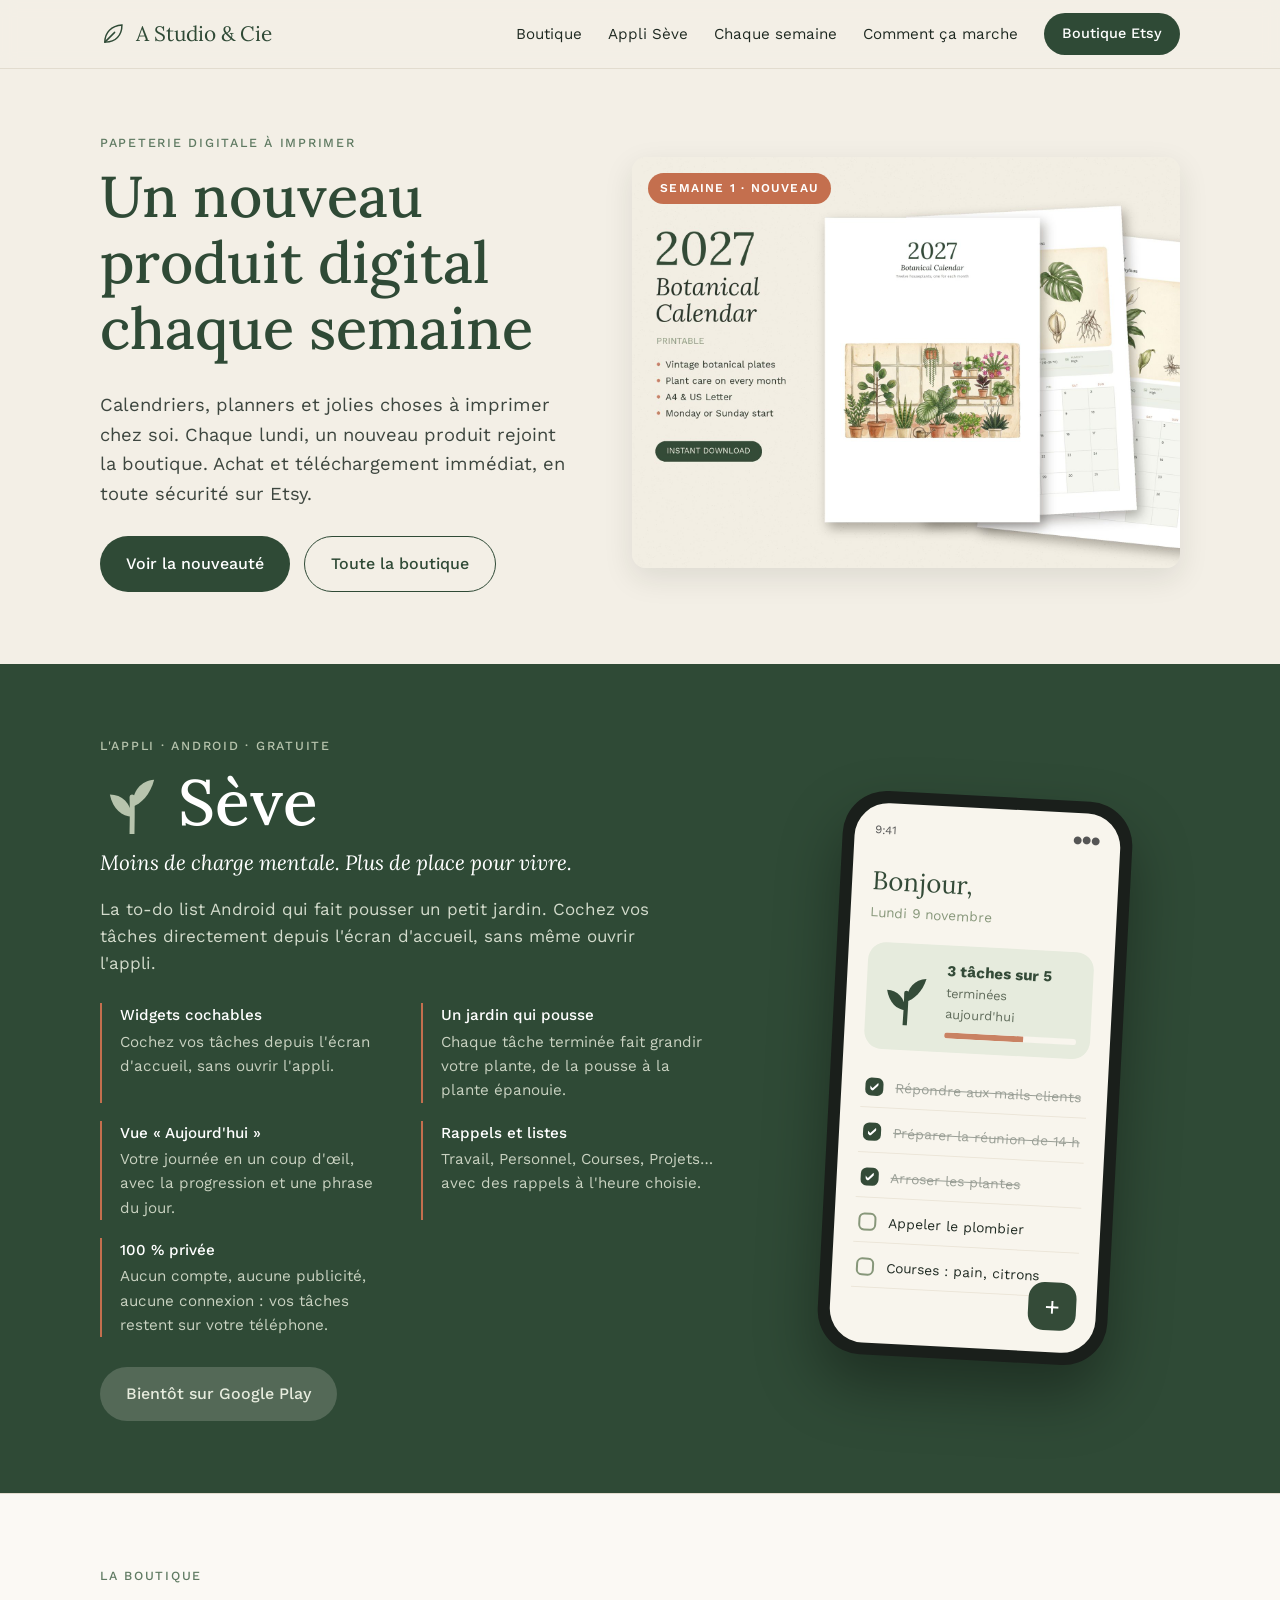
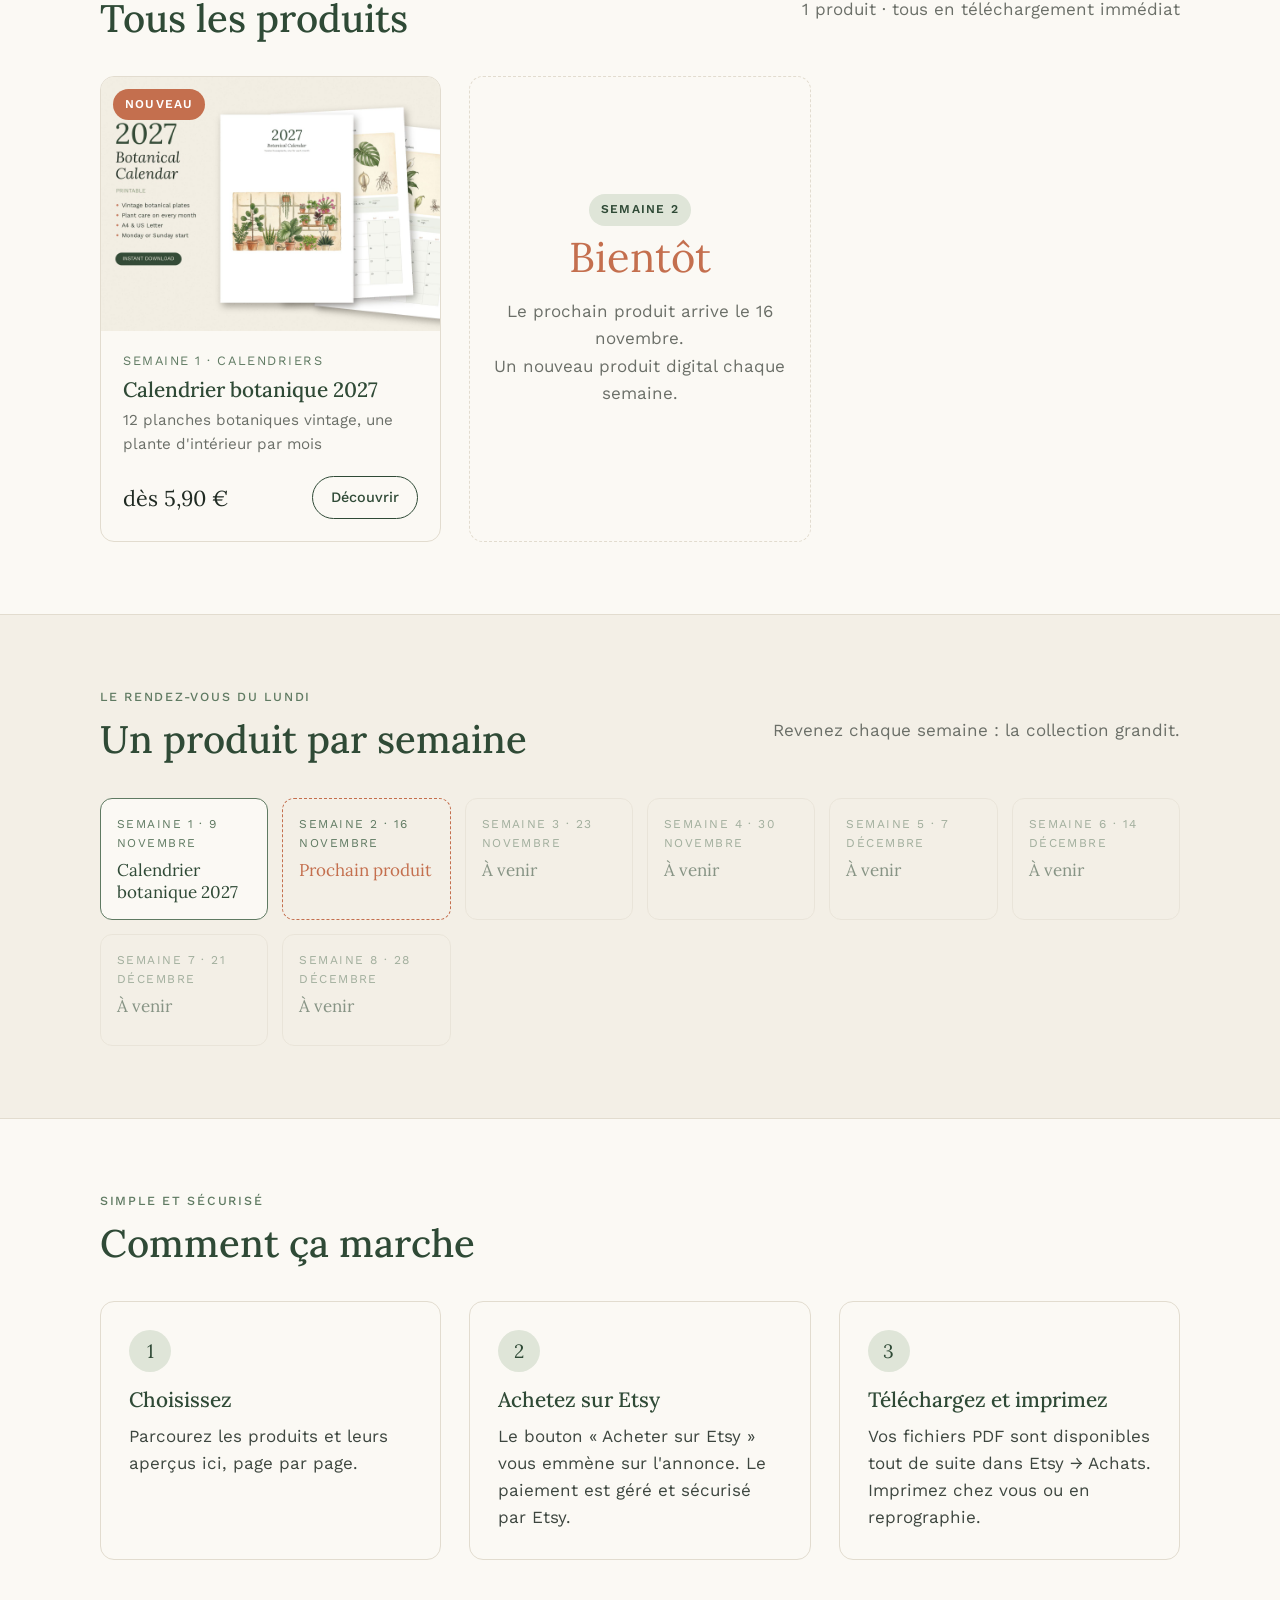
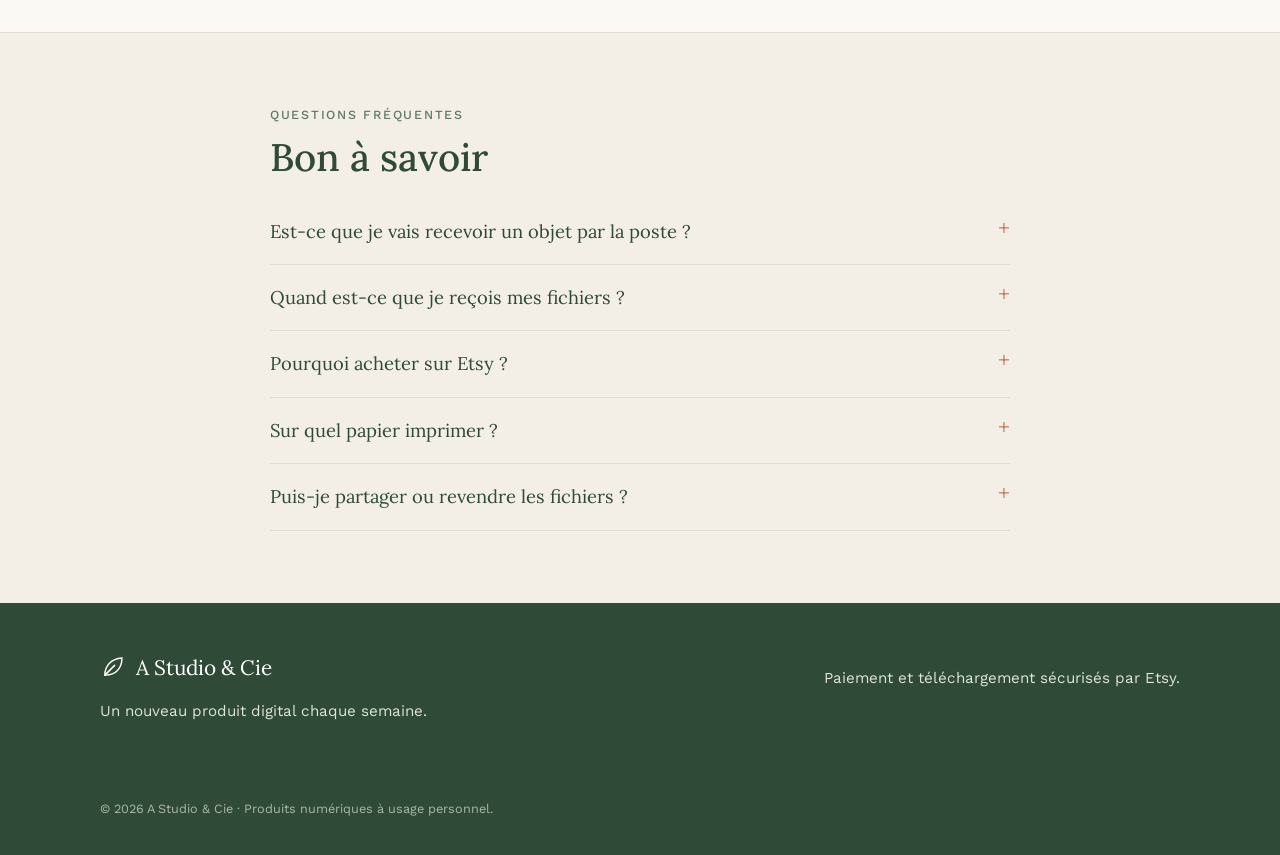
<file: public/index.html>
<!doctype html>
<html lang="fr">
<head>
<meta charset="utf-8">
<meta name="viewport" content="width=device-width, initial-scale=1">
<title>A Studio &amp; Cie · Un nouveau produit digital chaque semaine</title>
<meta name="description" content="Calendriers, planners et papeterie à imprimer. Un nouveau produit digital chaque semaine, à acheter et télécharger en toute sécurité sur Etsy.">
<meta property="og:title" content="A Studio &amp; Cie · Un nouveau produit digital chaque semaine">
<meta property="og:description" content="Calendriers, planners et papeterie à imprimer. Un nouveau produit digital chaque semaine, à acheter et télécharger en toute sécurité sur Etsy.">
<meta property="og:type" content="website">
<link rel="canonical" href="https://adiziere.github.io/astudiocie/">
<link rel="icon" href="data:image/svg+xml,%3Csvg xmlns='http://www.w3.org/2000/svg' viewBox='0 0 32 32'%3E%3Cpath d='M6 26C6 14 14 6 27 5c0 13-8 21-20 21z' fill='%232f4a36'/%3E%3C/svg%3E">
<link rel="stylesheet" href="style.css">

</head>
<body>
<header class="site-header">
  <div class="wrap">
    <a class="logo" href="index.html"><svg viewBox="0 0 32 32" fill="none" stroke="currentColor" stroke-width="1.8" stroke-linecap="round" aria-hidden="true"><path d="M6 26C6 14 14 6 27 5c0 13-8 21-20 21z"/><path d="M6 26 18 14"/></svg>A Studio &amp; Cie</a>
    <nav class="nav">
      <a href="index.html#boutique">Boutique</a>
      <a href="index.html#appli">Appli Sève</a>
      <a href="index.html#chaque-semaine">Chaque semaine</a>
      <a href="index.html#comment-ca-marche">Comment ça marche</a>
      <a class="btn small" href="https://www.etsy.com/fr/shop/AStudioCie" target="_blank" rel="noopener">Boutique Etsy</a>
    </nav>
  </div>
</header>
<main>
<section class="hero">
  <div class="wrap">
    <div>
      <p class="eyebrow">Papeterie digitale à imprimer</p>
      <h1>Un nouveau produit digital chaque semaine</h1>
      <p class="lead">Calendriers, planners et jolies choses à imprimer chez soi. Chaque lundi, un nouveau produit rejoint la boutique. Achat et téléchargement immédiat, en toute sécurité sur Etsy.</p>
      <div class="actions">
        <a class="btn" href="produits/calendrier-botanique-2027.html">Voir la nouveauté</a>
        <a class="btn ghost" href="#boutique">Toute la boutique</a>
      </div>
    </div>
    <a class="hero-card" href="produits/calendrier-botanique-2027.html">
      <img src="img/calendrier-botanique-2027/01-principal.jpg" alt="Couverture du calendrier botanique 2027 et aperçu des pages" width="1600" height="1200">
      <span class="tag">Semaine 1 · Nouveau</span>
    </a>
  </div>
</section>

<section id="appli" class="app">
  <div class="wrap">
    <div>
      <p class="eyebrow">L'appli · Android · Gratuite</p>
      <h2 class="app-name"><svg viewBox="30 24 48 52" aria-hidden="true"><path d="M54,78 C54,68 54.5,58 54,46" stroke="currentColor" stroke-width="4" stroke-linecap="round" fill="none"/><path fill="currentColor" d="M54,62 C46,62 38.5,56 36,44 C46,44 53,51 54,62 Z"/><path fill="currentColor" d="M54,54 C61,52 69,44 72,32 C61,33 54.5,41 54,54 Z"/></svg>Sève</h2>
      <p class="app-tagline">Moins de charge mentale. Plus de place pour vivre.</p>
      <p class="lead">La to-do list Android qui fait pousser un petit jardin. Cochez vos tâches directement depuis l&#x27;écran d&#x27;accueil, sans même ouvrir l&#x27;appli.</p>
      <ul class="features"><li><b>Widgets cochables</b>Cochez vos tâches depuis l&#x27;écran d&#x27;accueil, sans ouvrir l&#x27;appli.</li><li><b>Un jardin qui pousse</b>Chaque tâche terminée fait grandir votre plante, de la pousse à la plante épanouie.</li><li><b>Vue « Aujourd&#x27;hui »</b>Votre journée en un coup d&#x27;œil, avec la progression et une phrase du jour.</li><li><b>Rappels et listes</b>Travail, Personnel, Courses, Projets… avec des rappels à l&#x27;heure choisie.</li><li><b>100 % privée</b>Aucun compte, aucune publicité, aucune connexion : vos tâches restent sur votre téléphone.</li></ul>
      <div class="actions"><span class="btn disabled">Bientôt sur Google Play</span></div>
    </div>
    <div class="phone" aria-hidden="true">
  <div class="screen">
    <div class="ph-top"><span>9:41</span><span>●●●</span></div>
    <p class="ph-hello">Bonjour,</p>
    <p class="ph-date">Lundi 9 novembre</p>
    <div class="ph-garden"><svg viewBox="30 24 48 52" aria-hidden="true"><path d="M54,78 C54,68 54.5,58 54,46" stroke="currentColor" stroke-width="4" stroke-linecap="round" fill="none"/><path fill="currentColor" d="M54,62 C46,62 38.5,56 36,44 C46,44 53,51 54,62 Z"/><path fill="currentColor" d="M54,54 C61,52 69,44 72,32 C61,33 54.5,41 54,54 Z"/></svg><div><b>3 tâches sur 5</b><span>terminées aujourd'hui</span><i><em style="width:60%"></em></i></div></div>
    <ul class="ph-tasks"><li class="done"><span class="box"></span>Répondre aux mails clients</li><li class="done"><span class="box"></span>Préparer la réunion de 14 h</li><li class="done"><span class="box"></span>Arroser les plantes</li><li class=""><span class="box"></span>Appeler le plombier</li><li class=""><span class="box"></span>Courses : pain, citrons</li></ul>
    <span class="ph-fab">+</span>
  </div>
</div>
  </div>
</section>

<section id="boutique" class="alt">
  <div class="wrap">
    <div class="section-head">
      <div><p class="eyebrow">La boutique</p><h2>Tous les produits</h2></div>
      <p class="muted">1 produit · tous en téléchargement immédiat</p>
    </div>
    <div class="grid">
<article class="card">
  <a class="thumb" href="produits/calendrier-botanique-2027.html"><img src="img/calendrier-botanique-2027/01-principal.jpg" alt="Couverture du calendrier botanique 2027 et aperçu des pages" loading="lazy" width="1600" height="1200"><span class="tag">Nouveau</span></a>
  <div class="body">
    <span class="meta">Semaine 1 · Calendriers</span>
    <h3><a href="produits/calendrier-botanique-2027.html">Calendrier botanique 2027</a></h3>
    <p class="sub">12 planches botaniques vintage, une plante d&#x27;intérieur par mois</p>
    <div class="foot"><span class="price">dès 5,90 €</span><a class="btn ghost small" href="produits/calendrier-botanique-2027.html">Découvrir</a></div>
  </div>
</article>
<article class="card upcoming">
  <span class="tag soft">Semaine 2</span>
  <div class="count" data-countdown="2026-11-16">16 novembre</div>
  <p class="muted">Le prochain produit arrive le 16 novembre.<br>Un nouveau produit digital chaque semaine.</p>
</article>
    </div>
  </div>
</section>

<section id="chaque-semaine">
  <div class="wrap">
    <div class="section-head">
      <div><p class="eyebrow">Le rendez-vous du lundi</p><h2>Un produit par semaine</h2></div>
      <p class="muted">Revenez chaque semaine : la collection grandit.</p>
    </div>
    <div class="timeline">
<a class="week done" href="produits/calendrier-botanique-2027.html"><div class="n">Semaine 1 · 9 novembre</div><div class="t">Calendrier botanique 2027</div></a>
<div class="week next"><div class="n">Semaine 2 · 16 novembre</div><div class="t">Prochain produit</div></div>
<div class="week later"><div class="n">Semaine 3 · 23 novembre</div><div class="t">À venir</div></div>
<div class="week later"><div class="n">Semaine 4 · 30 novembre</div><div class="t">À venir</div></div>
<div class="week later"><div class="n">Semaine 5 · 7 décembre</div><div class="t">À venir</div></div>
<div class="week later"><div class="n">Semaine 6 · 14 décembre</div><div class="t">À venir</div></div>
<div class="week later"><div class="n">Semaine 7 · 21 décembre</div><div class="t">À venir</div></div>
<div class="week later"><div class="n">Semaine 8 · 28 décembre</div><div class="t">À venir</div></div>
    </div>
  </div>
</section>

<section id="comment-ca-marche" class="alt">
  <div class="wrap">
    <div class="section-head"><div><p class="eyebrow">Simple et sécurisé</p><h2>Comment ça marche</h2></div></div>
    <div class="steps">
      <div class="step"><h3>Choisissez</h3><p>Parcourez les produits et leurs aperçus ici, page par page.</p></div>
      <div class="step"><h3>Achetez sur Etsy</h3><p>Le bouton « Acheter sur Etsy » vous emmène sur l'annonce. Le paiement est géré et sécurisé par Etsy.</p></div>
      <div class="step"><h3>Téléchargez et imprimez</h3><p>Vos fichiers PDF sont disponibles tout de suite dans Etsy → Achats. Imprimez chez vous ou en reprographie.</p></div>
    </div>
  </div>
</section>

<section id="faq">
  <div class="wrap faq">
    <p class="eyebrow">Questions fréquentes</p>
    <h2>Bon à savoir</h2>
    <details><summary>Est-ce que je vais recevoir un objet par la poste ?</summary><p>Pour la version numérique, non : vous recevez des fichiers PDF à imprimer, rien n'est expédié. Certains produits existent aussi en version imprimée, envoyée par la poste : c'est indiqué sur la page du produit.</p></details>
    <details><summary>Quand est-ce que je reçois mes fichiers ?</summary><p>Juste après le paiement. Retrouvez-les à tout moment dans votre compte Etsy, rubrique « Achats », ou dans l'e-mail de confirmation d'Etsy.</p></details>
    <details><summary>Pourquoi acheter sur Etsy ?</summary><p>Etsy s'occupe du paiement (carte, PayPal, Apple Pay…), de la facture et du téléchargement. Vos données bancaires ne passent jamais par ce site.</p></details>
    <details><summary>Sur quel papier imprimer ?</summary><p>Un papier mat épais (160 à 250 g) donne le plus beau rendu. Choisissez « taille réelle » dans les réglages de l'imprimante.</p></details>
    <details><summary>Puis-je partager ou revendre les fichiers ?</summary><p>Les fichiers sont réservés à un usage personnel. Vous pouvez les imprimer autant de fois que vous voulez pour vous ou pour offrir, mais pas les partager ni les revendre.</p></details>
  </div>
</section>
</main>
<footer class="site-footer">
  <div class="wrap">
    <div>
      <a class="logo" href="index.html"><svg viewBox="0 0 32 32" fill="none" stroke="currentColor" stroke-width="1.8" stroke-linecap="round" aria-hidden="true"><path d="M6 26C6 14 14 6 27 5c0 13-8 21-20 21z"/><path d="M6 26 18 14"/></svg>A Studio &amp; Cie</a>
      <p>Un nouveau produit digital chaque semaine.</p>
    </div>
    <div>
      <p>Paiement et téléchargement sécurisés par Etsy.</p>
      
    </div>
    <small>© 2026 A Studio &amp; Cie · Produits numériques à usage personnel.</small>
  </div>
</footer>
<script src="main.js" defer></script>
</body>
</html>
</file>
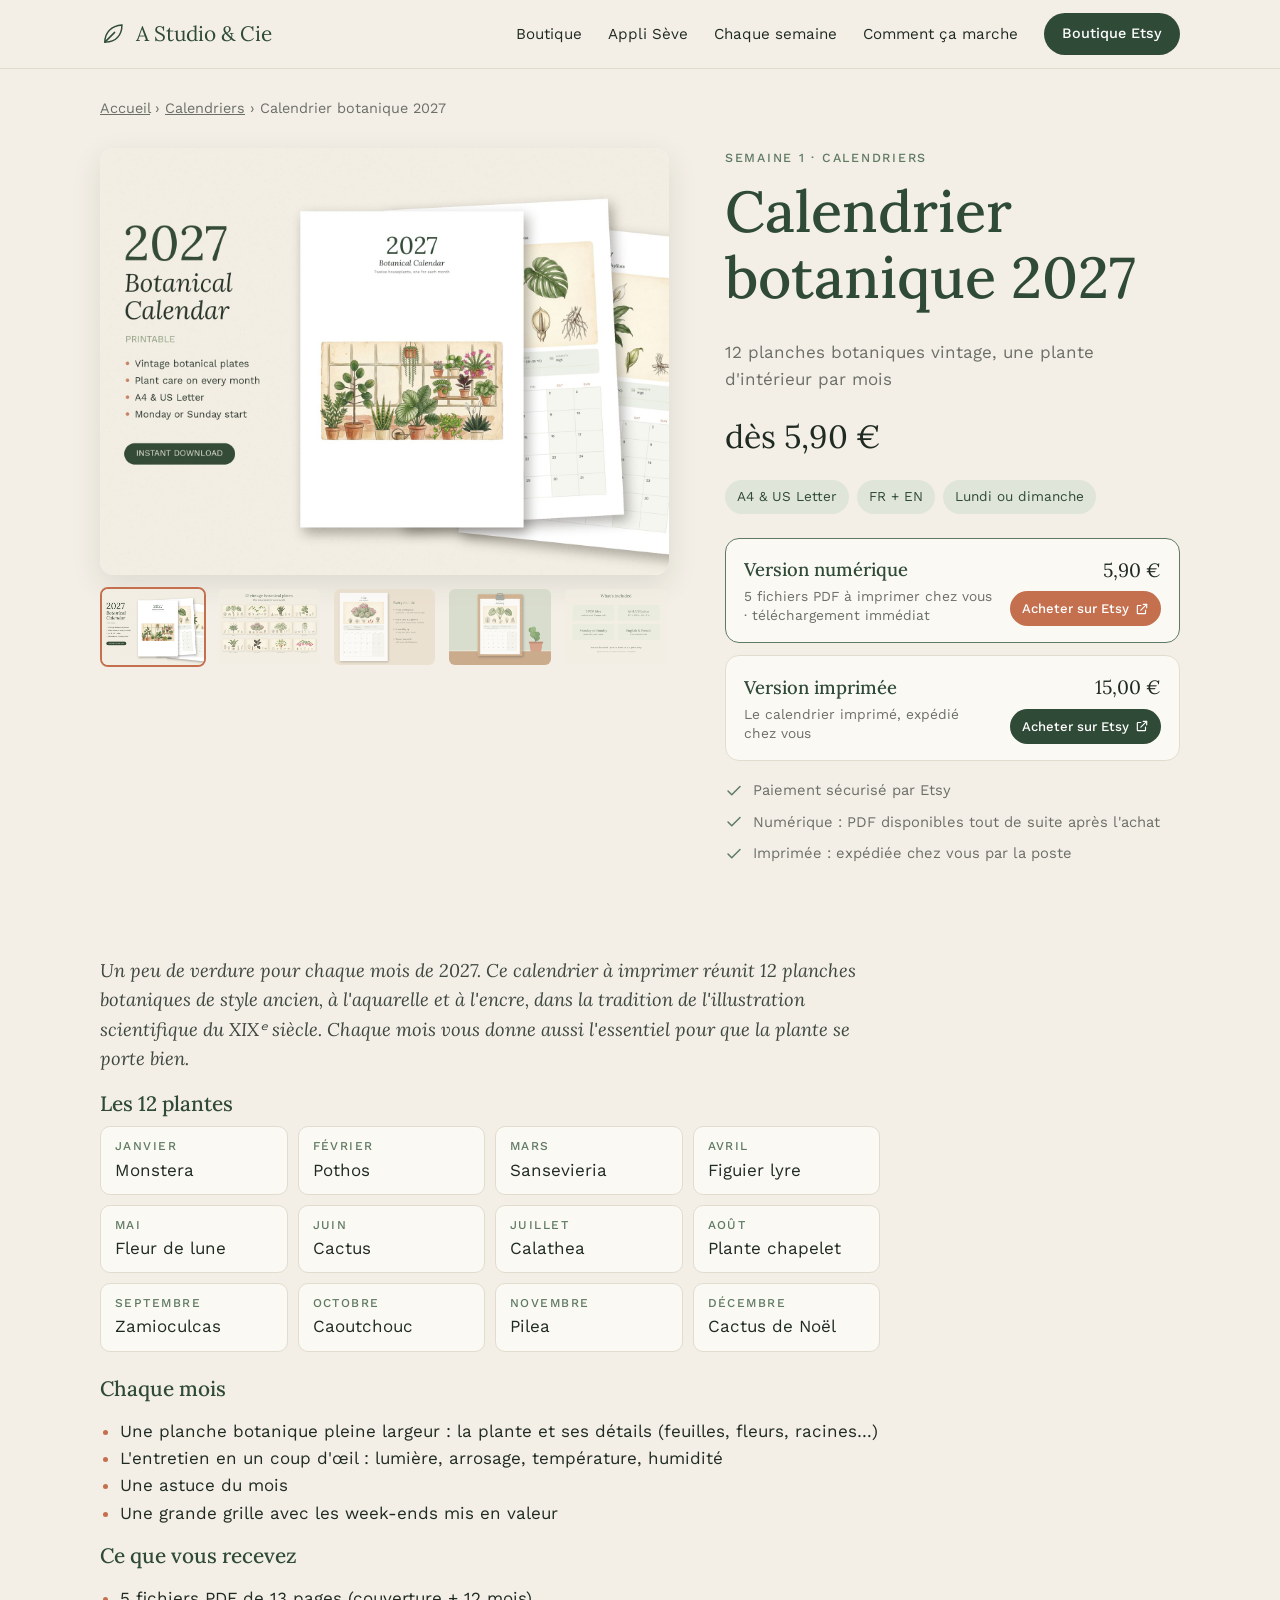
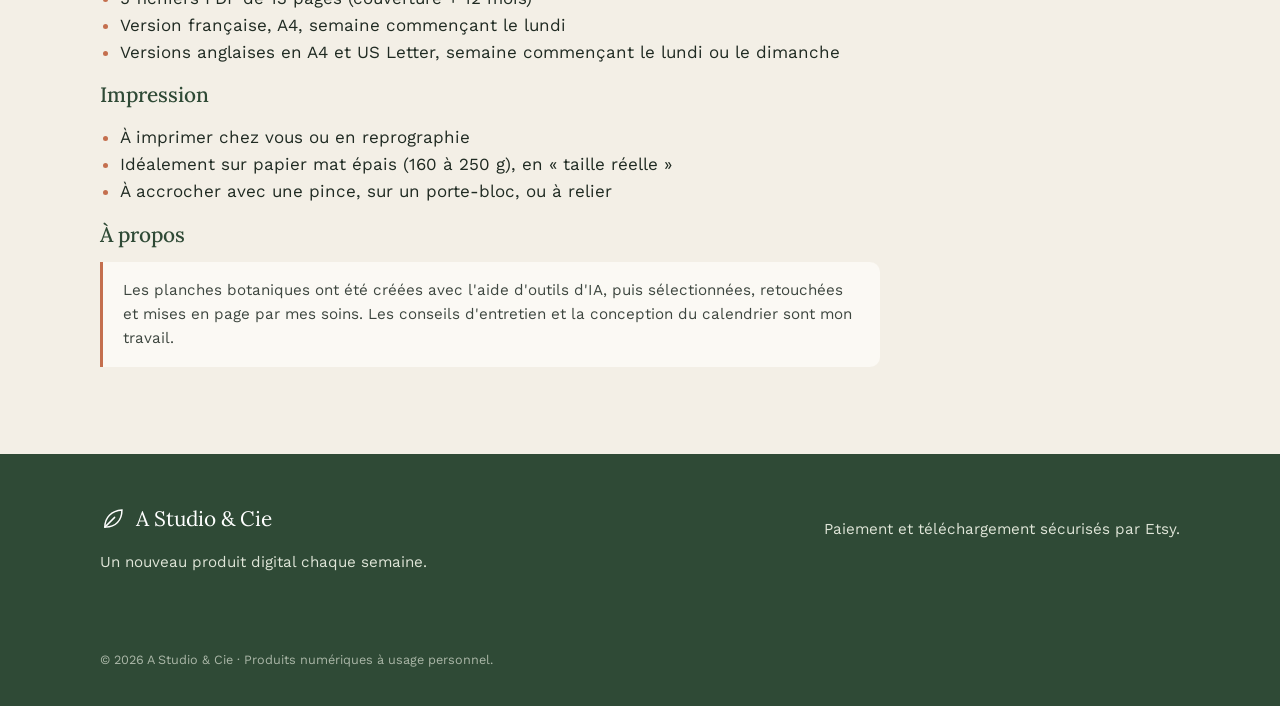
<file: public/produits/calendrier-botanique-2027.html>
<!doctype html>
<html lang="fr">
<head>
<meta charset="utf-8">
<meta name="viewport" content="width=device-width, initial-scale=1">
<title>Calendrier botanique 2027 · A Studio &amp; Cie</title>
<meta name="description" content="12 planches botaniques vintage, une plante d&#x27;intérieur par mois. Un peu de verdure pour chaque mois de 2027. Ce calendrier à imprimer réunit 12 planches botaniques de style an…">
<meta property="og:title" content="Calendrier botanique 2027 · A Studio &amp; Cie">
<meta property="og:description" content="12 planches botaniques vintage, une plante d&#x27;intérieur par mois. Un peu de verdure pour chaque mois de 2027. Ce calendrier à imprimer réunit 12 planches botaniques de style an…">
<meta property="og:type" content="website">
<link rel="canonical" href="https://adiziere.github.io/astudiocie/produits/calendrier-botanique-2027.html">
<link rel="icon" href="data:image/svg+xml,%3Csvg xmlns='http://www.w3.org/2000/svg' viewBox='0 0 32 32'%3E%3Cpath d='M6 26C6 14 14 6 27 5c0 13-8 21-20 21z' fill='%232f4a36'/%3E%3C/svg%3E">
<link rel="stylesheet" href="../style.css">
<script type="application/ld+json">{"@context": "https://schema.org", "@type": "Product", "name": "Calendrier botanique 2027", "description": "12 planches botaniques vintage, une plante d'intérieur par mois", "category": "Calendriers", "image": ["https://adiziere.github.io/astudiocie/img/calendrier-botanique-2027/01-principal.jpg", "https://adiziere.github.io/astudiocie/img/calendrier-botanique-2027/02-planches.jpg", "https://adiziere.github.io/astudiocie/img/calendrier-botanique-2027/03-detail-mois.jpg", "https://adiziere.github.io/astudiocie/img/calendrier-botanique-2027/04-mise-en-situation.jpg", "https://adiziere.github.io/astudiocie/img/calendrier-botanique-2027/05-inclus.jpg"], "offers": [{"@type": "Offer", "name": "Version numérique", "priceCurrency": "EUR", "price": "5.90", "availability": "https://schema.org/InStock", "url": "https://www.etsy.com/fr/listing/4608800265/calendrier-2027-a-imprimer-calendrier"}, {"@type": "Offer", "name": "Version imprimée", "priceCurrency": "EUR", "price": "15.00", "availability": "https://schema.org/InStock", "url": "https://www.etsy.com/fr/listing/4608820683/calendrier-2027-imprime-calendrier-mural"}]}</script>
</head>
<body class="has-mobile-buy">
<header class="site-header">
  <div class="wrap">
    <a class="logo" href="../index.html"><svg viewBox="0 0 32 32" fill="none" stroke="currentColor" stroke-width="1.8" stroke-linecap="round" aria-hidden="true"><path d="M6 26C6 14 14 6 27 5c0 13-8 21-20 21z"/><path d="M6 26 18 14"/></svg>A Studio &amp; Cie</a>
    <nav class="nav">
      <a href="../index.html#boutique">Boutique</a>
      <a href="../index.html#appli">Appli Sève</a>
      <a href="../index.html#chaque-semaine">Chaque semaine</a>
      <a href="../index.html#comment-ca-marche">Comment ça marche</a>
      <a class="btn small" href="https://www.etsy.com/fr/shop/AStudioCie" target="_blank" rel="noopener">Boutique Etsy</a>
    </nav>
  </div>
</header>
<main class="wrap">
<nav class="crumbs"><a href="../index.html">Accueil</a> › <a href="../index.html#boutique">Calendriers</a> › Calendrier botanique 2027</nav>
<div class="product">
  <div class="gallery">
    <div class="main"><img id="main-img" src="../img/calendrier-botanique-2027/01-principal.jpg" alt="Couverture du calendrier botanique 2027 et aperçu des pages" width="1600" height="1200"></div>
    <div class="thumbs"><button type="button" data-src="../img/calendrier-botanique-2027/01-principal.jpg" data-alt="Couverture du calendrier botanique 2027 et aperçu des pages" aria-current="true" aria-label="Voir l'image 1"><img src="../img/calendrier-botanique-2027/01-principal.jpg" alt="" loading="lazy"></button>
<button type="button" data-src="../img/calendrier-botanique-2027/02-planches.jpg" data-alt="Les 12 planches botaniques vintage, de janvier à décembre" aria-label="Voir l'image 2"><img src="../img/calendrier-botanique-2027/02-planches.jpg" alt="" loading="lazy"></button>
<button type="button" data-src="../img/calendrier-botanique-2027/03-detail-mois.jpg" data-alt="Détail d&#x27;une page du mois avec planche, conseils d&#x27;entretien et grille" aria-label="Voir l'image 3"><img src="../img/calendrier-botanique-2027/03-detail-mois.jpg" alt="" loading="lazy"></button>
<button type="button" data-src="../img/calendrier-botanique-2027/04-mise-en-situation.jpg" data-alt="Calendrier imprimé accroché au mur" aria-label="Voir l'image 4"><img src="../img/calendrier-botanique-2027/04-mise-en-situation.jpg" alt="" loading="lazy"></button>
<button type="button" data-src="../img/calendrier-botanique-2027/05-inclus.jpg" data-alt="Les 5 fichiers PDF inclus" aria-label="Voir l'image 5"><img src="../img/calendrier-botanique-2027/05-inclus.jpg" alt="" loading="lazy"></button></div>
  </div>
  <aside class="buybox">
    <p class="eyebrow">Semaine 1 · Calendriers</p>
    <h1>Calendrier botanique 2027</h1>
    <p class="muted">12 planches botaniques vintage, une plante d&#x27;intérieur par mois</p>
    <span class="price">dès 5,90 €</span>
    <ul class="badges"><li>A4 &amp; US Letter</li><li>FR + EN</li><li>Lundi ou dimanche</li></ul>
    <div class="options" id="versions"><a class="option primary" href="https://www.etsy.com/fr/listing/4608800265/calendrier-2027-a-imprimer-calendrier" target="_blank" rel="noopener" data-etsy="calendrier-botanique-2027-0"><span class="o-text"><b>Version numérique</b><small>5 fichiers PDF à imprimer chez vous · téléchargement immédiat</small></span><span class="o-buy"><span class="o-price">5,90 €</span><span class="o-cta">Acheter sur Etsy <svg viewBox="0 0 24 24" fill="none" stroke="currentColor" stroke-width="2" stroke-linecap="round" stroke-linejoin="round" aria-hidden="true"><path d="M14 4h6v6"/><path d="M20 4 10 14"/><path d="M18 14v5a1 1 0 0 1-1 1H5a1 1 0 0 1-1-1V7a1 1 0 0 1 1-1h5"/></svg></span></span></a><a class="option" href="https://www.etsy.com/fr/listing/4608820683/calendrier-2027-imprime-calendrier-mural" target="_blank" rel="noopener" data-etsy="calendrier-botanique-2027-1"><span class="o-text"><b>Version imprimée</b><small>Le calendrier imprimé, expédié chez vous</small></span><span class="o-buy"><span class="o-price">15,00 €</span><span class="o-cta">Acheter sur Etsy <svg viewBox="0 0 24 24" fill="none" stroke="currentColor" stroke-width="2" stroke-linecap="round" stroke-linejoin="round" aria-hidden="true"><path d="M14 4h6v6"/><path d="M20 4 10 14"/><path d="M18 14v5a1 1 0 0 1-1 1H5a1 1 0 0 1-1-1V7a1 1 0 0 1 1-1h5"/></svg></span></span></a></div>
    <ul class="reassure">
      <li><svg viewBox="0 0 24 24" fill="none" stroke="currentColor" stroke-width="2" stroke-linecap="round" stroke-linejoin="round" aria-hidden="true"><path d="M20 6 9 17l-5-5"/></svg>Paiement sécurisé par Etsy</li>
      <li><svg viewBox="0 0 24 24" fill="none" stroke="currentColor" stroke-width="2" stroke-linecap="round" stroke-linejoin="round" aria-hidden="true"><path d="M20 6 9 17l-5-5"/></svg>Numérique : PDF disponibles tout de suite après l'achat</li><li><svg viewBox="0 0 24 24" fill="none" stroke="currentColor" stroke-width="2" stroke-linecap="round" stroke-linejoin="round" aria-hidden="true"><path d="M20 6 9 17l-5-5"/></svg>Imprimée : expédiée chez vous par la poste</li>
    </ul>
  </aside>
</div>
<div class="details">
  <p class="intro">Un peu de verdure pour chaque mois de 2027. Ce calendrier à imprimer réunit 12 planches botaniques de style ancien, à l&#x27;aquarelle et à l&#x27;encre, dans la tradition de l&#x27;illustration scientifique du XIXᵉ siècle. Chaque mois vous donne aussi l&#x27;essentiel pour que la plante se porte bien.</p>
  <h3>Les 12 plantes</h3><ul class="months"><li><b>Janvier</b>Monstera</li><li><b>Février</b>Pothos</li><li><b>Mars</b>Sansevieria</li><li><b>Avril</b>Figuier lyre</li><li><b>Mai</b>Fleur de lune</li><li><b>Juin</b>Cactus</li><li><b>Juillet</b>Calathea</li><li><b>Août</b>Plante chapelet</li><li><b>Septembre</b>Zamioculcas</li><li><b>Octobre</b>Caoutchouc</li><li><b>Novembre</b>Pilea</li><li><b>Décembre</b>Cactus de Noël</li></ul>
  <h3>Chaque mois</h3><ul><li>Une planche botanique pleine largeur : la plante et ses détails (feuilles, fleurs, racines…)</li><li>L&#x27;entretien en un coup d&#x27;œil : lumière, arrosage, température, humidité</li><li>Une astuce du mois</li><li>Une grande grille avec les week-ends mis en valeur</li></ul>
<h3>Ce que vous recevez</h3><ul><li>5 fichiers PDF de 13 pages (couverture + 12 mois)</li><li>Version française, A4, semaine commençant le lundi</li><li>Versions anglaises en A4 et US Letter, semaine commençant le lundi ou le dimanche</li></ul>
<h3>Impression</h3><ul><li>À imprimer chez vous ou en reprographie</li><li>Idéalement sur papier mat épais (160 à 250 g), en « taille réelle »</li><li>À accrocher avec une pince, sur un porte-bloc, ou à relier</li></ul>
  <h3>À propos</h3><p class="note">Les planches botaniques ont été créées avec l&#x27;aide d&#x27;outils d&#x27;IA, puis sélectionnées, retouchées et mises en page par mes soins. Les conseils d&#x27;entretien et la conception du calendrier sont mon travail.</p>
</div>
</main>
<div class="mobile-buy"><span class="price">dès 5,90 €</span><a class="btn terra" href="#versions">Choisir ma version</a></div>
<footer class="site-footer">
  <div class="wrap">
    <div>
      <a class="logo" href="../index.html"><svg viewBox="0 0 32 32" fill="none" stroke="currentColor" stroke-width="1.8" stroke-linecap="round" aria-hidden="true"><path d="M6 26C6 14 14 6 27 5c0 13-8 21-20 21z"/><path d="M6 26 18 14"/></svg>A Studio &amp; Cie</a>
      <p>Un nouveau produit digital chaque semaine.</p>
    </div>
    <div>
      <p>Paiement et téléchargement sécurisés par Etsy.</p>
      
    </div>
    <small>© 2026 A Studio &amp; Cie · Produits numériques à usage personnel.</small>
  </div>
</footer>
<script src="../main.js" defer></script>
</body>
</html>
</file>
<file: public/style.css>
@font-face { font-family: "Lora"; src: url("fonts/Lora.ttf") format("truetype"); font-weight: 400 700; font-display: swap; }
@font-face { font-family: "Lora"; src: url("fonts/Lora-Italic.ttf") format("truetype"); font-style: italic; font-weight: 400 700; font-display: swap; }
@font-face { font-family: "Work Sans"; src: url("fonts/WorkSans.ttf") format("truetype"); font-weight: 300 700; font-display: swap; }

:root {
  --cream: #f3efe6;
  --paper: #fbf9f4;
  --ink: #1f2a22;
  --green: #2f4a36;
  --green-soft: #5f7a62;
  --sage: #dfe5d8;
  --terra: #c46f4e;
  --terra-dark: #a85a3c;
  --line: #e2dccf;
  --muted: #6b6f68;
  --radius: 14px;
  --shadow: 0 10px 30px rgba(31, 42, 34, .10);
  --max: 1120px;
}

* { box-sizing: border-box; }
html { scroll-behavior: smooth; }
body {
  margin: 0;
  background: var(--cream);
  color: var(--ink);
  font-family: "Work Sans", system-ui, sans-serif;
  font-size: 17px;
  line-height: 1.6;
  -webkit-font-smoothing: antialiased;
}
img { max-width: 100%; height: auto; display: block; }
a { color: var(--green); }
h1, h2, h3 { font-family: "Lora", Georgia, serif; font-weight: 500; color: var(--green); line-height: 1.15; margin: 0 0 .5em; }
h1 { font-size: clamp(2.3rem, 5vw, 3.6rem); }
h2 { font-size: clamp(1.7rem, 3.4vw, 2.4rem); }
h3 { font-size: 1.3rem; }
em { font-family: "Lora", serif; }

.wrap { max-width: var(--max); margin: 0 auto; padding: 0 20px; }
.eyebrow { text-transform: uppercase; letter-spacing: .14em; font-size: .78rem; color: var(--green-soft); font-weight: 500; margin: 0 0 .8em; }
.muted { color: var(--muted); }

/* Header */
.site-header { position: sticky; top: env(safe-area-inset-top, 0px); z-index: 20; background: rgba(243, 239, 230, .92); backdrop-filter: blur(8px); border-bottom: 1px solid var(--line); }
.site-header .wrap { display: flex; align-items: center; justify-content: space-between; gap: 16px; height: 68px; }
.logo { font-family: "Lora", serif; font-size: 1.3rem; color: var(--green); text-decoration: none; display: flex; align-items: center; gap: 10px; }
.logo svg { width: 26px; height: 26px; }
.nav { display: flex; align-items: center; gap: 26px; }
.nav a { text-decoration: none; color: var(--ink); font-size: .95rem; }
.nav a:hover { color: var(--terra); }
@media (max-width: 760px) { .nav a:not(.btn) { display: none; } }

/* Buttons */
.btn {
  display: inline-flex; align-items: center; justify-content: center; gap: 10px;
  background: var(--green); color: #fff !important; text-decoration: none;
  padding: 14px 26px; border-radius: 999px; font-weight: 500; font-size: 1rem;
  border: 0; cursor: pointer; transition: background .2s, transform .2s;
}
.btn:hover { background: #24392a; transform: translateY(-1px); }
.btn.terra { background: var(--terra); }
.btn.terra:hover { background: var(--terra-dark); }
.btn.ghost { background: transparent; color: var(--green) !important; border: 1.5px solid var(--green); }
.btn.ghost:hover { background: var(--green); color: #fff !important; }
.btn.small { padding: 9px 18px; font-size: .9rem; }
.btn.disabled { background: #9aa39a; pointer-events: none; }
.btn svg { width: 18px; height: 18px; }

/* Hero */
.hero { padding: 64px 0 72px; }
.hero .wrap { display: grid; grid-template-columns: 1fr 1.15fr; gap: 56px; align-items: center; }
.hero p.lead { font-size: 1.15rem; color: #3d463f; max-width: 30em; }
.hero .actions { display: flex; flex-wrap: wrap; gap: 14px; margin-top: 28px; }
.hero-card { position: relative; display: block; text-decoration: none; color: inherit; }
.hero-card img { border-radius: var(--radius); box-shadow: var(--shadow); }
.hero-card .tag { position: absolute; top: 16px; left: 16px; }
@media (max-width: 860px) { .hero .wrap { grid-template-columns: 1fr; gap: 36px; } .hero { padding-top: 36px; } }

.tag { display: inline-block; background: var(--terra); color: #fff; font-size: .75rem; letter-spacing: .1em; text-transform: uppercase; padding: 6px 12px; border-radius: 999px; font-weight: 600; }
.tag.soft { background: var(--sage); color: var(--green); }

/* Sections */
section { padding: 72px 0; }
.section-head { display: flex; justify-content: space-between; align-items: end; gap: 20px; margin-bottom: 36px; flex-wrap: wrap; }
.section-head h2 { margin: 0; }
.alt { background: var(--paper); border-top: 1px solid var(--line); border-bottom: 1px solid var(--line); }

/* Product grid */
.grid { display: grid; grid-template-columns: repeat(auto-fill, minmax(290px, 1fr)); gap: 28px; }
.card { background: var(--paper); border-radius: var(--radius); overflow: hidden; border: 1px solid var(--line); display: flex; flex-direction: column; transition: transform .25s, box-shadow .25s; }
.card:hover { transform: translateY(-4px); box-shadow: var(--shadow); }
.card a.thumb { display: block; aspect-ratio: 4/3; overflow: hidden; position: relative; }
.card a.thumb img { width: 100%; height: 100%; object-fit: cover; transition: transform .5s; }
.card:hover a.thumb img { transform: scale(1.04); }
.card a.thumb .tag { position: absolute; top: 12px; left: 12px; }
.card .body { padding: 20px 22px 22px; display: flex; flex-direction: column; gap: 6px; flex: 1; }
.card .meta { font-size: .8rem; text-transform: uppercase; letter-spacing: .12em; color: var(--green-soft); }
.card h3 { margin: 0; }
.card h3 a { text-decoration: none; color: var(--green); }
.card .sub { color: var(--muted); font-size: .95rem; margin: 0; }
.card .foot { margin-top: auto; padding-top: 14px; display: flex; justify-content: space-between; align-items: center; gap: 10px; }
.price { font-family: "Lora", serif; font-size: 1.35rem; color: var(--ink); }

.card.upcoming { border-style: dashed; background: transparent; align-items: center; justify-content: center; text-align: center; padding: 40px 24px; min-height: 340px; }
.card.upcoming:hover { transform: none; box-shadow: none; }
.card.upcoming .count { font-family: "Lora", serif; font-size: 2.6rem; color: var(--terra); line-height: 1; margin: 10px 0 4px; }

/* Weekly timeline */
.timeline { display: grid; grid-template-columns: repeat(auto-fill, minmax(150px, 1fr)); gap: 14px; }
.week { border: 1px solid var(--line); border-radius: 12px; padding: 16px; background: var(--cream); min-height: 112px; }
.week .n { font-size: .75rem; text-transform: uppercase; letter-spacing: .12em; color: var(--green-soft); }
.week .t { font-family: "Lora", serif; color: var(--green); margin-top: 6px; line-height: 1.3; }
a.week { text-decoration: none; display: block; }
a.week:hover { border-color: var(--terra); }
.week.done { background: var(--paper); border-color: var(--green-soft); }
.week.next { border: 1.5px dashed var(--terra); }
.week.next .t { color: var(--terra); }
.week.later { opacity: .55; }

/* Steps */
.steps { display: grid; grid-template-columns: repeat(3, 1fr); gap: 28px; counter-reset: s; }
.step { padding: 28px; border-radius: var(--radius); background: var(--paper); border: 1px solid var(--line); }
.step::before { counter-increment: s; content: counter(s); display: grid; place-items: center; width: 42px; height: 42px; border-radius: 50%; background: var(--sage); color: var(--green); font-family: "Lora", serif; font-size: 1.2rem; margin-bottom: 16px; }
.step p { margin: 0; color: #3d463f; }
@media (max-width: 760px) { .steps { grid-template-columns: 1fr; } }

/* FAQ */
.faq { max-width: 780px; }
.faq details { border-bottom: 1px solid var(--line); padding: 18px 0; }
.faq summary { cursor: pointer; font-family: "Lora", serif; font-size: 1.15rem; color: var(--green); list-style: none; display: flex; justify-content: space-between; gap: 20px; }
.faq summary::-webkit-details-marker { display: none; }
.faq summary::after { content: "+"; color: var(--terra); font-size: 1.4rem; line-height: 1; }
.faq details[open] summary::after { content: "–"; }
.faq details p { margin: 12px 0 0; color: #3d463f; }

/* Product page */
.crumbs { font-size: .9rem; color: var(--muted); padding-top: 28px; }
.crumbs a { color: var(--muted); }
.product { display: grid; grid-template-columns: 1.25fr 1fr; gap: 56px; padding: 28px 0 72px; align-items: start; }
@media (max-width: 900px) { .product { grid-template-columns: 1fr; gap: 32px; } }
.gallery .main { border-radius: var(--radius); overflow: hidden; box-shadow: var(--shadow); background: var(--paper); }
.gallery .main img { width: 100%; aspect-ratio: 4/3; object-fit: cover; }
.thumbs { display: grid; grid-template-columns: repeat(5, 1fr); gap: 10px; margin-top: 12px; }
.thumbs button { padding: 0; border: 2px solid transparent; border-radius: 8px; overflow: hidden; cursor: pointer; background: none; opacity: .7; transition: opacity .2s, border-color .2s; }
.thumbs button:hover { opacity: 1; }
.thumbs button[aria-current="true"] { border-color: var(--terra); opacity: 1; }
.thumbs img { aspect-ratio: 4/3; object-fit: cover; width: 100%; }
.buybox { position: sticky; top: 92px; }
.buybox .price { font-size: 2rem; display: block; margin: 8px 0 18px; }
.badges { display: flex; flex-wrap: wrap; gap: 8px; margin: 0 0 24px; padding: 0; list-style: none; }
.badges li { background: var(--sage); color: var(--green); font-size: .85rem; padding: 6px 12px; border-radius: 999px; }
.buybox .btn { width: 100%; padding: 17px; font-size: 1.05rem; }
.reassure { list-style: none; padding: 0; margin: 18px 0 0; font-size: .92rem; color: var(--muted); display: grid; gap: 8px; }
.reassure li { display: flex; gap: 10px; align-items: center; }
.reassure svg { width: 18px; height: 18px; color: var(--green-soft); flex: none; }
.details { max-width: 780px; padding-bottom: 72px; }
.details .intro { font-size: 1.15rem; font-family: "Lora", serif; font-style: italic; color: #3d463f; }
.details ul { padding-left: 1.2em; }
.details li::marker { color: var(--terra); }
.details .months, .months { display: grid; grid-template-columns: repeat(auto-fill, minmax(170px, 1fr)); gap: 10px; margin: 0 0 1.5em; padding: 0; list-style: none; }
.months li { background: var(--paper); border: 1px solid var(--line); border-radius: 10px; padding: 10px 14px; }
.months b { display: block; font-weight: 500; font-size: .75rem; text-transform: uppercase; letter-spacing: .12em; color: var(--green-soft); }
.note { background: var(--paper); border-left: 3px solid var(--terra); padding: 16px 20px; border-radius: 0 10px 10px 0; color: #3d463f; font-size: .95rem; }

.mobile-buy { display: none; }
@media (max-width: 900px) {
  .buybox { position: static; }
  .mobile-buy { display: flex; position: fixed; inset: auto 0 0 0; z-index: 30; padding: 12px 16px; background: rgba(251, 249, 244, .96); border-top: 1px solid var(--line); align-items: center; justify-content: space-between; gap: 14px; }
  .mobile-buy .btn { padding: 12px 22px; }
  body.has-mobile-buy { padding-bottom: 76px; }
}

/* Footer */
.site-footer { background: var(--green); color: #dfe5d8; padding: 48px 0 36px; font-size: .95rem; }
.site-footer a { color: #fff; }
.site-footer .wrap { display: flex; justify-content: space-between; gap: 32px; flex-wrap: wrap; }
.site-footer .logo { color: #fff; }
.site-footer small { display: block; margin-top: 28px; opacity: .7; width: 100%; }

/* App Sève */
.app { background: var(--green); color: #e6ebdd; }
.app .wrap { display: grid; grid-template-columns: 1.2fr .8fr; gap: 56px; align-items: center; }
.app .eyebrow { color: #b7c4ad; }
.app-name { color: #fff; font-size: clamp(2.6rem, 6vw, 4rem); display: flex; align-items: center; gap: 14px; margin-bottom: .1em; }
.app-name svg { width: 1em; height: 1em; color: #b7c4ad; }
.app-tagline { font-family: "Lora", serif; font-style: italic; font-size: 1.3rem; color: #fff; margin: 0 0 14px; }
.app .lead { color: #d3dbcc; max-width: 34em; }
.features { list-style: none; padding: 0; margin: 26px 0 30px; display: grid; grid-template-columns: 1fr 1fr; gap: 18px 28px; }
.features li { padding-left: 18px; border-left: 2px solid var(--terra); font-size: .95rem; color: #c9d2c1; }
.features b { display: block; color: #fff; font-weight: 500; margin-bottom: 2px; }
.app .btn { background: #f8f5ed; color: var(--green) !important; }
.app .btn:hover { background: #fff; }
.app .btn.disabled { background: rgba(248, 245, 237, .18); color: #e6ebdd !important; }
@media (max-width: 860px) { .app .wrap { grid-template-columns: 1fr; } .features { grid-template-columns: 1fr; } }

.phone { justify-self: center; width: 290px; padding: 12px; border-radius: 44px; background: #1a1f1b; box-shadow: 0 30px 60px rgba(0,0,0,.35); transform: rotate(3deg); }
.phone .screen { position: relative; background: #f8f5ed; border-radius: 34px; padding: 18px 20px 26px; color: var(--ink); min-height: 540px; }
.ph-top { display: flex; justify-content: space-between; font-size: .72rem; color: #555; margin-bottom: 22px; }
.ph-hello { font-family: "Lora", serif; font-size: 1.6rem; color: #344b38; margin: 0; }
.ph-date { margin: 0 0 18px; font-size: .85rem; color: #87977a; }
.ph-garden { display: flex; gap: 14px; align-items: center; background: #e6ebdd; border-radius: 18px; padding: 14px; margin-bottom: 18px; }
.ph-garden svg { width: 52px; height: 56px; color: #344b38; flex: none; }
.ph-garden div { flex: 1; font-size: .8rem; color: #5f6b5a; }
.ph-garden b { display: block; color: #344b38; font-size: .95rem; }
.ph-garden i { display: block; height: 6px; background: #f8f5ed; border-radius: 4px; margin-top: 8px; overflow: hidden; }
.ph-garden i em { display: block; height: 100%; background: #c98263; }
.ph-tasks { list-style: none; padding: 0; margin: 0; display: grid; gap: 4px; }
.ph-tasks li { display: flex; align-items: center; gap: 12px; font-size: .86rem; padding: 9px 4px; border-bottom: 1px solid #ece6d9; }
.ph-tasks .box { width: 18px; height: 18px; border: 2px solid #87977a; border-radius: 6px; flex: none; }
.ph-tasks li.done { color: #9a9f96; text-decoration: line-through; }
.ph-tasks li.done .box { background: #344b38; border-color: #344b38; box-shadow: inset 0 0 0 3px #344b38; background-image: url("data:image/svg+xml,%3Csvg xmlns='http://www.w3.org/2000/svg' viewBox='0 0 24 24' fill='none' stroke='white' stroke-width='3.5' stroke-linecap='round' stroke-linejoin='round'%3E%3Cpath d='M20 6 9 17l-5-5'/%3E%3C/svg%3E"); background-size: 100%; }
.ph-fab { position: absolute; right: 20px; bottom: 22px; width: 48px; height: 48px; border-radius: 16px; background: #344b38; color: #fff; display: grid; place-items: center; font-size: 1.6rem; }

/* Choix de version (numérique / imprimée) */
.options { display: grid; gap: 12px; scroll-margin-top: 100px; }
.option { display: flex; align-items: center; justify-content: space-between; gap: 16px; padding: 16px 18px; border: 1.5px solid var(--line); border-radius: 14px; background: var(--paper); text-decoration: none; color: var(--ink); transition: border-color .2s, transform .2s, box-shadow .2s; }
.option:hover { border-color: var(--terra); transform: translateY(-2px); box-shadow: var(--shadow); }
.option.primary { border-color: var(--green-soft); }
.option.disabled { opacity: .6; pointer-events: none; }
.o-text b { display: block; font-family: "Lora", serif; font-weight: 500; font-size: 1.15rem; color: var(--green); }
.o-text small { display: block; color: var(--muted); font-size: .86rem; line-height: 1.4; margin-top: 2px; }
.o-buy { display: flex; flex-direction: column; align-items: flex-end; gap: 6px; flex: none; }
.o-price { font-family: "Lora", serif; font-size: 1.2rem; }
.o-cta { display: inline-flex; align-items: center; gap: 6px; background: var(--terra); color: #fff; font-size: .82rem; font-weight: 500; padding: 7px 12px; border-radius: 999px; white-space: nowrap; }
.o-cta svg { width: 14px; height: 14px; }
.option:not(.primary) .o-cta { background: var(--green); }
</file>
